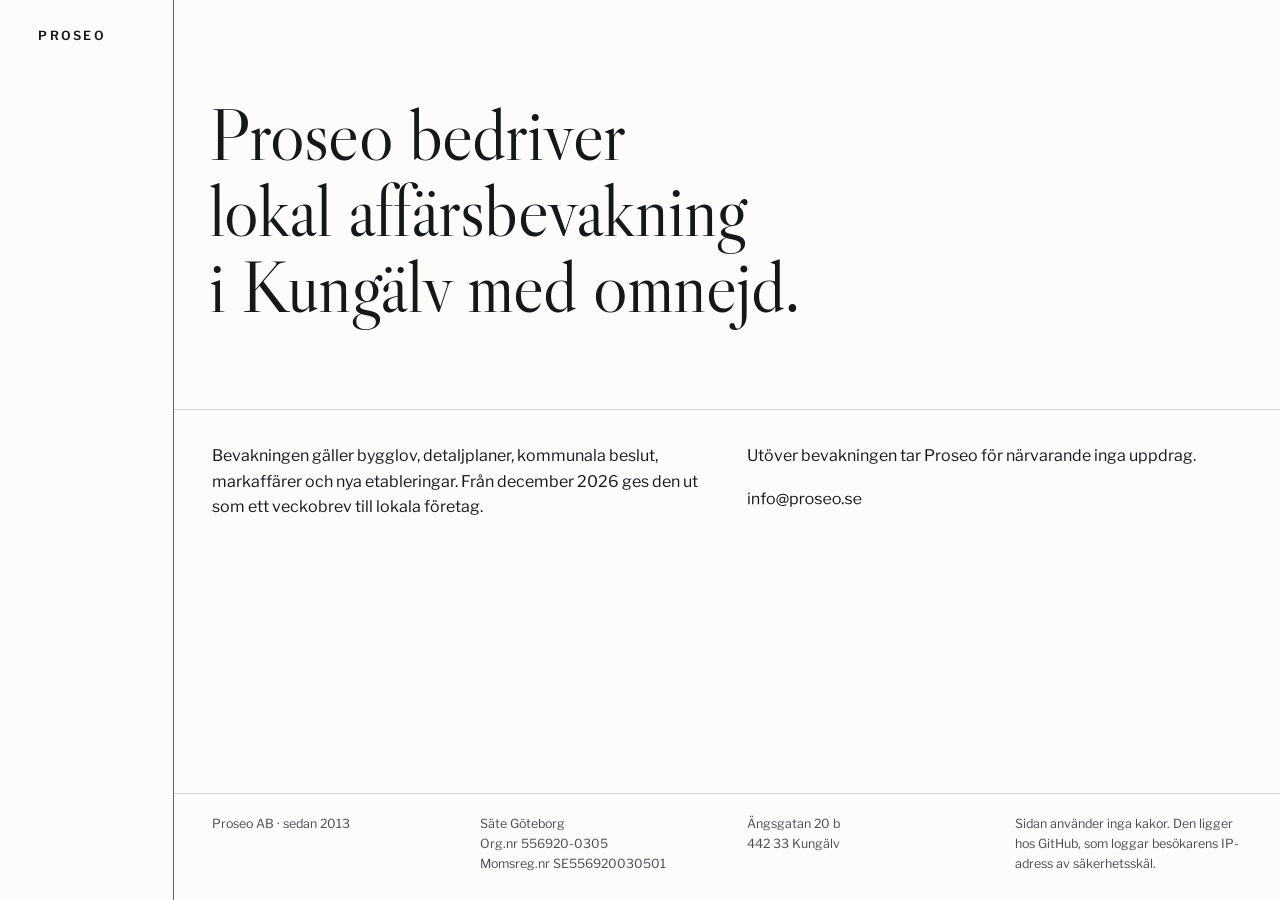
<file: docs/index.html>
<!doctype html>
<html lang="sv">
<head>
<meta charset="utf-8">
<meta name="viewport" content="width=device-width, initial-scale=1">
<meta http-equiv="Content-Security-Policy" content="default-src 'none'; style-src 'self'; img-src 'self'; font-src 'self'; base-uri 'none'; form-action 'none'">
<meta name="referrer" content="no-referrer">
<meta name="format-detection" content="telephone=no">
<title>Proseo – lokal affärsbevakning i Kungälv</title>
<meta name="description" content="Proseo bedriver lokal affärsbevakning i Kungälv med omnejd. Från december 2026 ges bevakningen ut som ett veckobrev till lokala företag.">
<link rel="canonical" href="https://www.proseo.se/">
<link rel="icon" href="favicon.ico" sizes="32x32">
<link rel="icon" href="assets/ikon.svg" type="image/svg+xml">
<link rel="apple-touch-icon" href="apple-touch-icon.png">
<link rel="preload" href="assets/fonts/libre-caslon-display-latin-400-normal.woff2" as="font" type="font/woff2" crossorigin>
<link rel="preload" href="assets/fonts/libre-franklin-latin-400-normal.woff2" as="font" type="font/woff2" crossorigin>
<link rel="stylesheet" href="assets/site.css">
</head>
<body>
<div class="page">
<p class="wordmark">Proseo</p>
<main>
<section class="statement">
<h1>Proseo bedriver <span class="nb">lokal affärsbevakning</span> <span class="nb">i Kungälv med omnejd.</span></h1>
</section>
<section class="about">
<p>Bevakningen gäller bygglov, detaljplaner, kommunala beslut, markaffärer och nya etableringar. Från december 2026 ges den ut som ett veckobrev till lokala företag.</p>
<div class="contact">
<p>Utöver bevakningen tar Proseo för närvarande inga uppdrag.</p>
<img class="mail" src="assets/epost.svg" width="715" height="121" alt="E-postadress till Proseo, visad som bild">
</div>
</section>
</main>
<footer class="facts">
<p>Proseo AB · sedan 2013</p>
<p><span class="nb">Säte Göteborg</span><br><span class="nb">Org.nr 556920-0305</span><br><span class="nb">Momsreg.nr SE556920030501</span></p>
<p><span class="nb">Ängsgatan 20 b</span><br><span class="nb">442 33 Kungälv</span></p>
<p>Sidan använder inga kakor. Den ligger hos GitHub, som loggar besökarens IP-adress av säkerhetsskäl.</p>
</footer>
</div>
</body>
</html>
</file>
<file: docs/assets/site.css>
/* proseo.se, utformning "Register". Inga skript och inga externa resurser. */

@font-face {
  font-family: "Libre Caslon Display";
  font-style: normal;
  font-weight: 400;
  font-display: swap;
  src: url("fonts/libre-caslon-display-latin-400-normal.woff2") format("woff2");
}

@font-face {
  font-family: "Libre Franklin";
  font-style: normal;
  font-weight: 400;
  font-display: swap;
  src: url("fonts/libre-franklin-latin-400-normal.woff2") format("woff2");
}

@font-face {
  font-family: "Libre Franklin";
  font-style: normal;
  font-weight: 600;
  font-display: swap;
  src: url("fonts/libre-franklin-latin-600-normal.woff2") format("woff2");
}

:root {
  --paper: #FCFCFA;
  --ink: #15181B;
  --ink-2: #4A4E52;
  --rule: rgba(21, 24, 27, 0.16);
  --red: #B5412F;
  --pad: clamp(18px, 3vw, 44px);
  --gap: clamp(24px, 3.2vw, 48px);
  --margin: 12px;
}

*,
*::before,
*::after {
  box-sizing: border-box;
}

html {
  -webkit-text-size-adjust: 100%;
  text-size-adjust: 100%;
  background: var(--paper);
}

body {
  margin: 0;
  background: var(--paper);
  color: var(--ink);
  font: 400 1rem/1.6 "Libre Franklin", "Helvetica Neue", Arial, sans-serif;
  -webkit-font-smoothing: antialiased;
}

::selection {
  background: var(--red);
  color: var(--paper);
}

/* Sidan: en smal marginal, en röd linje och själva bladet. */
.page {
  position: relative;
  display: flex;
  flex-direction: column;
  min-height: 100vh;
  min-height: 100svh;
  padding-left: calc(var(--margin) + 1px);
  background: linear-gradient(var(--red), var(--red)) var(--margin) 0 / 1px 100% no-repeat;
}

.wordmark {
  margin: 0;
  padding: 21px var(--pad) 20px;
  border-bottom: 1px solid var(--rule);
  font-size: 0.78125rem;
  font-weight: 600;
  line-height: 1;
  letter-spacing: 0.18em;
  text-transform: uppercase;
}

main {
  display: block;
}

.statement {
  padding: clamp(40px, 6.2vw, 92px) var(--pad) clamp(44px, 6.6vw, 96px);
  border-bottom: 1px solid var(--rule);
}

.statement h1 {
  margin: 0 0 0 -0.045em;
  max-width: 12.4em;
  font: 400 min(9.3vw, clamp(2.1875rem, 4.2vw + 1.1875rem, 5.125rem))/1.04 "Libre Caslon Display", "Libre Caslon Text", Georgia, serif;
  letter-spacing: -0.012em;
  text-rendering: optimizeLegibility;
}

.nb {
  white-space: nowrap;
}

.about {
  display: grid;
  gap: clamp(22px, 2.4vw, 34px) var(--gap);
  padding: clamp(26px, 2.6vw, 38px) var(--pad);
}

.about p {
  margin: 0;
  max-width: 31em;
  text-wrap: pretty;
}

.contact {
  display: flex;
  flex-direction: column;
  align-items: flex-start;
  gap: 20px;
}

.mail {
  display: block;
  width: auto;
  height: 1.212em;
  aspect-ratio: 714.8 / 121.2;
}

.facts {
  display: grid;
  gap: 14px var(--gap);
  margin-top: auto;
  padding: clamp(18px, 1.6vw, 24px) var(--pad) clamp(22px, 2vw, 30px);
  border-top: 1px solid var(--rule);
  color: var(--ink-2);
  font-size: 0.78125rem;
  line-height: 1.6;
  font-variant-numeric: tabular-nums lining-nums;
}

.facts p {
  margin: 0;
  text-wrap: pretty;
}

a {
  color: inherit;
  text-decoration: underline;
  text-decoration-color: var(--red);
  text-decoration-thickness: 1px;
  text-underline-offset: 0.22em;
}

a:hover {
  color: var(--red);
}

a:focus-visible {
  outline: 2px solid var(--red);
  outline-offset: 3px;
}

@media (min-width: 700px) {
  .about,
  .facts {
    grid-template-columns: repeat(2, minmax(0, 1fr));
  }
}

/* Breda skärmar: marginalen växer och ordmärket flyttar in i den. */
@media (min-width: 960px) {
  :root {
    --margin: clamp(150px, 13.5vw, 260px);
  }

  .wordmark {
    position: absolute;
    top: 30px;
    left: var(--pad);
    padding: 0;
    border-bottom: 0;
  }

  .statement {
    padding-top: clamp(92px, 7.6vw, 118px);
  }
}

@media (min-width: 1100px) {
  .facts {
    grid-template-columns: repeat(4, minmax(0, 1fr));
  }
}

@media print {
  .page {
    min-height: 0;
  }
}
</file>
